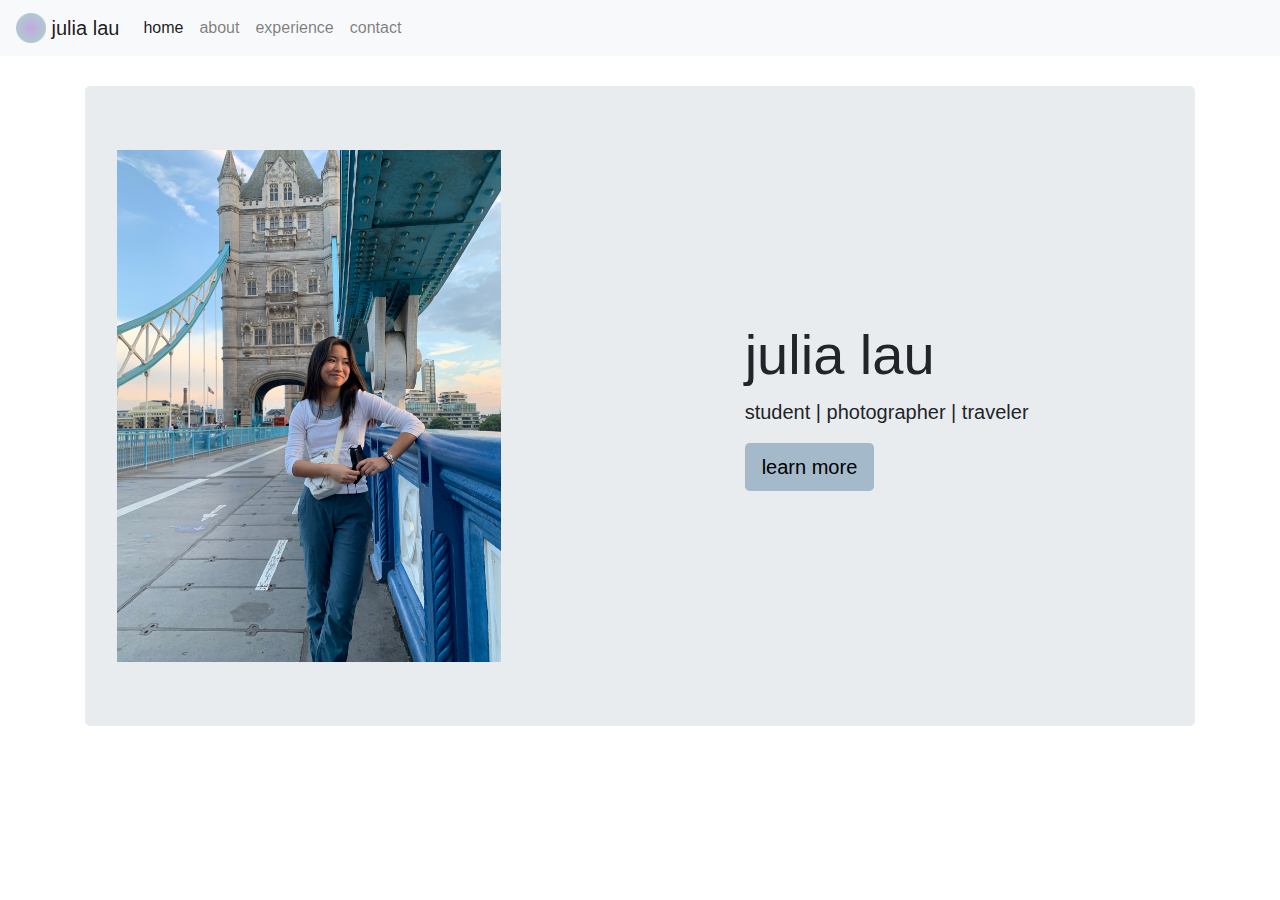
<file: Portfolio/index.html>
<!--TODO: BOOTSTRAP UPDATE--> <!--
    
    General:
        ◙ Create individual CSS sheets
            > keep universal CSS sheet

    Hero
        ◙  Nav Bar 
        ◙  Button - lead to next page
        ◙  Jumbotron - header
        ◙  Add icon to Nav
        5. Add animation to name
    About
        ◙  Carousel - image rotation
        ◙  Collapse - accordion information blocks
        ◙  Card - each type of media
        ◙  Add more content for scrolling
        10. Contact footer 
    Experience 
        ◙  Carousel - group images by year
        ◙  Toggle - descriptions 
        ◙  Scrollypsy - skip to year
        14. Show description when hover
        15. Change layout to flex
    Contact
        ◙  Cards - separate contact options
        17. Add background image
        ◙  Card Deck
        19. Add blurb about contacting
        20. Form

    -->

<!DOCTYPE html>
<html>
    <head>
        <!-- Required meta tags -->
        <meta charset="utf-8">
        <meta name="viewport" content="width=device-width, initial-scale=1, shrink-to-fit=no">

        <!-- Bootstrap CSS -->
        <link rel="stylesheet" href="https://cdn.jsdelivr.net/npm/bootstrap@4.3.1/dist/css/bootstrap.min.css" integrity="sha384-ggOyR0iXCbMQv3Xipma34MD+dH/1fQ784/j6cY/iJTQUOhcWr7x9JvoRxT2MZw1T" crossorigin="anonymous">
        
        <!-- Your Personal CSS BELOW this Line -->
        <link rel="stylesheet" href="style/style.css" type="text/css">
        <link rel="stylesheet" href="style/index.css" type="text/css">
        <title>Home | Julia Lau</title>

    </head>
    
    <body>
        <nav class="navbar navbar-expand-md navbar-light bg-light sticky-top">
            <a class="navbar-brand" href="index.html">
                <img src="photos/logo.png" width="30px" height="30px" class="d-inline-block align-top">
                julia lau
            </a>
            <button class="navbar-toggler" type="button" data-toggle="collapse" data-target="#navbarNavAltMarkup" aria-controls="navbarNavAltMarkup" aria-expanded="false" aria-label="Toggle navigation">
              <span class="navbar-toggler-icon"></span>
            </button>
            <div class="collapse navbar-collapse" id="navbarNavAltMarkup">
              <div class="navbar-nav">
                <a class="nav-item nav-link active" href="index.html">home <span class="sr-only">(current)</span></a>
                <a class="nav-item nav-link" href="about.html">about</a>
                <a class="nav-item nav-link" href="experience.html">experience</a>
                <a class="nav-item nav-link" href="contact.html">contact</a>
              </div>
            </div>
        </nav>

        <div class="container">
            <div class="jumbotron jumb-off">
               <div class="row row-center">
                    <div class="col-md-7"><img class="home-img" src="photos/home_photo.jpg"></div>
                    <div class="col-md-5 home">
                            <h1 class="display-4">julia lau</h1>
                            <p class="lead">student | photographer | traveler</p>
                            <a class="btn btn-lg button" href="about.html" role="button">learn more</a>
                    </div>
               </div>
            </div>
        </div> 


        <!-- Your Content ABOVE this Line -->
        <script src="https://code.jquery.com/jquery-3.3.1.slim.min.js" integrity="sha384-q8i/X+965DzO0rT7abK41JStQIAqVgRVzpbzo5smXKp4YfRvH+8abtTE1Pi6jizo" crossorigin="anonymous"></script>
        <script src="https://cdn.jsdelivr.net/npm/popper.js@1.14.7/dist/umd/popper.min.js" integrity="sha384-UO2eT0CpHqdSJQ6hJty5KVphtPhzWj9WO1clHTMGa3JDZwrnQq4sF86dIHNDz0W1" crossorigin="anonymous"></script>
        <script src="https://cdn.jsdelivr.net/npm/bootstrap@4.3.1/dist/js/bootstrap.min.js" integrity="sha384-JjSmVgyd0p3pXB1rRibZUAYoIIy6OrQ6VrjIEaFf/nJGzIxFDsf4x0xIM+B07jRM" crossorigin="anonymous"></script>
    </body>
</html>
</file>
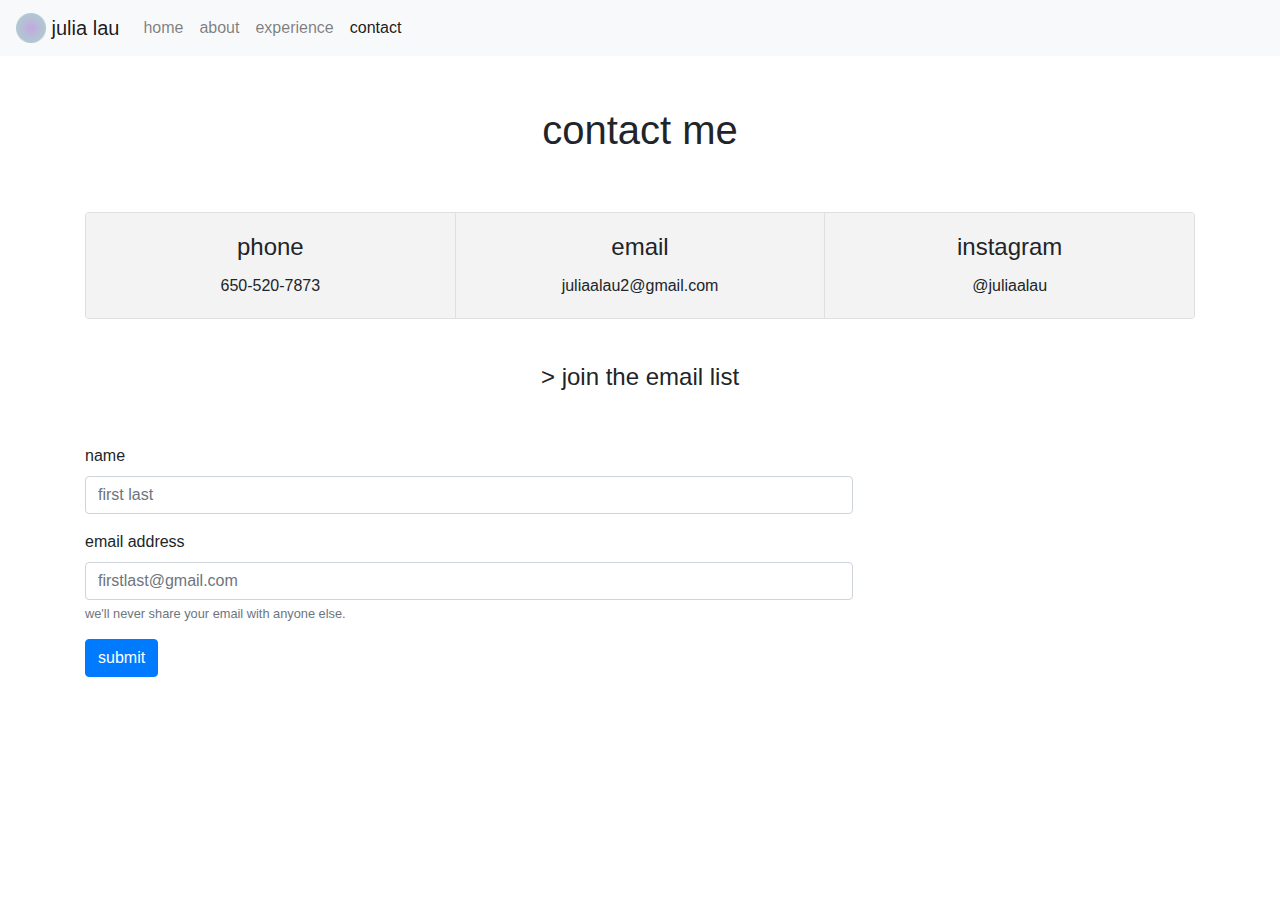
<file: Portfolio/contact.html>
<!DOCTYPE html>
<html>
    <head>
        <!-- Required meta tags -->
        <meta charset="utf-8">
        <meta name="viewport" content="width=device-width, initial-scale=1, shrink-to-fit=no">

        <!-- Bootstrap CSS -->
        <link rel="stylesheet" href="https://cdn.jsdelivr.net/npm/bootstrap@4.3.1/dist/css/bootstrap.min.css" integrity="sha384-ggOyR0iXCbMQv3Xipma34MD+dH/1fQ784/j6cY/iJTQUOhcWr7x9JvoRxT2MZw1T" crossorigin="anonymous">
        
        <!-- Your Personal CSS BELOW this Line -->
        <link rel="stylesheet" href="style/style.css" type="text/css">
        <link rel="stylesheet" href="style/contact.css" type="text/css">
        <title>Contact | Julia Lau</title>

    </head>
    <body>

        <nav class="navbar navbar-expand-md navbar-light bg-light sticky-top">
            <a class="navbar-brand" href="index.html">
                <img src="photos/logo.png" width="30px" height="30px" class="d-inline-block align-top">
                julia lau
              </a>
            <button class="navbar-toggler" type="button" data-toggle="collapse" data-target="#navbarNavAltMarkup" aria-controls="navbarNavAltMarkup" aria-expanded="false" aria-label="Toggle navigation">
              <span class="navbar-toggler-icon"></span>
            </button>
            <div class="collapse navbar-collapse" id="navbarNavAltMarkup">
              <div class="navbar-nav">
                <a class="nav-item nav-link" href="index.html">home <span class="sr-only">(current)</span></a>
                <a class="nav-item nav-link" href="about.html">about</a>
                <a class="nav-item nav-link" href="experience.html">experience</a>
                <a class="nav-item nav-link active" href="contact.html">contact</a>
              </div>
            </div>
        </nav>
        
        <div class="container">
            <div class="contact-main">
                <h2>contact me</h2>
            </div>
            <div class="card-group">
                <div class="card">
                    <div class="card-body">
                      <h5 class="card-title">phone</h5>
                      <p class="card-text">650-520-7873</p>
                    </div>
                </div>
                <div class="card">
                    <div class="card-body">
                      <h5 class="card-title">email</h5>
                      <p class="card-text">juliaalau2@gmail.com</p>
                    </div>
                </div>
                <div class="card">
                    <div class="card-body">
                      <h5 class="card-title">instagram</h5>
                      <p class="card-text">@juliaalau</p>
                    </div>
                </div>
            </div>

            <br>
            <h4>> join the email list</h4>
            <br>

            <form class="format">
                <div class="form-group">
                  <label for="exampleInputPassword1">name</label>
                  <input type="text" class="form-control" id="exampleInputPassword1" placeholder="first last">
                </div>
                <div class="form-group">
                  <label for="exampleInputEmail1">email address</label>
                  <input type="email" class="form-control" id="exampleInputEmail1" aria-describedby="emailHelp" placeholder="firstlast@gmail.com">
                  <small id="emailHelp" class="form-text text-muted">we'll never share your email with anyone else.</small>
                </div>
                <button type="submit" class="btn btn-primary">submit</button>
              </form>

        </div>

        
        <!-- Your Content ABOVE this Line -->
        <script src="https://code.jquery.com/jquery-3.3.1.slim.min.js" integrity="sha384-q8i/X+965DzO0rT7abK41JStQIAqVgRVzpbzo5smXKp4YfRvH+8abtTE1Pi6jizo" crossorigin="anonymous"></script>
        <script src="https://cdn.jsdelivr.net/npm/popper.js@1.14.7/dist/umd/popper.min.js" integrity="sha384-UO2eT0CpHqdSJQ6hJty5KVphtPhzWj9WO1clHTMGa3JDZwrnQq4sF86dIHNDz0W1" crossorigin="anonymous"></script>
        <script src="https://cdn.jsdelivr.net/npm/bootstrap@4.3.1/dist/js/bootstrap.min.js" integrity="sha384-JjSmVgyd0p3pXB1rRibZUAYoIIy6OrQ6VrjIEaFf/nJGzIxFDsf4x0xIM+B07jRM" crossorigin="anonymous"></script>
    </body>
</html>
</file>
<file: Portfolio/style/style.css>
.header {
    background-color: rgba(235, 235, 235, 0.4);
    display:flex;
    align-items:center;
    justify-content: center;
    border-radius: 0px;
    position:fixed; 
    right:0;
    left:0;
    height:80px;
    margin:10px;
    z-index: 1000000;
}

.header a {
    padding:15px;
    margin:10px;
}

.header a:hover{
    background-color: rgb(223, 234, 234, 0.8);
    border-radius: 6px;
}

/* FORMATTING */
.row-center {
    align-items: center;
    justify-content: center;
}

/* LINK FORMAT */

a:link{
    color:black;
    text-decoration:none;
}
a:visited{
    color:black;
    text-decoration:none;
}
</file>
<file: Portfolio/style/index.css>
.jumb-off {
    position:relative;
    top:30px;
}

.home {
    max-height: 200px;
    position: relative;
}

.home-img {
    width:30vw;
    max-height:680px;
    max-width:510px;
    min-width: 350px;
    
}

.home h1 {
    font-size: 3.5em;
}

.button {
    background-color: rgb(164, 185, 201);
}
</file>
<file: Portfolio/style/contact.css>
h2 {
    padding: 50px;
    text-align: center;
    font-size: 2.5rem;
}

h4 {
    padding:20px;
    text-align: center;
}

.card-group {
    text-align: center;
}

.card-title {
    font-size:1.5em
}

.card-body{
    background-color: rgb(243, 243, 243);
}

.format {
    max-width: 1000px;
    width:60vw;
}
</file>
